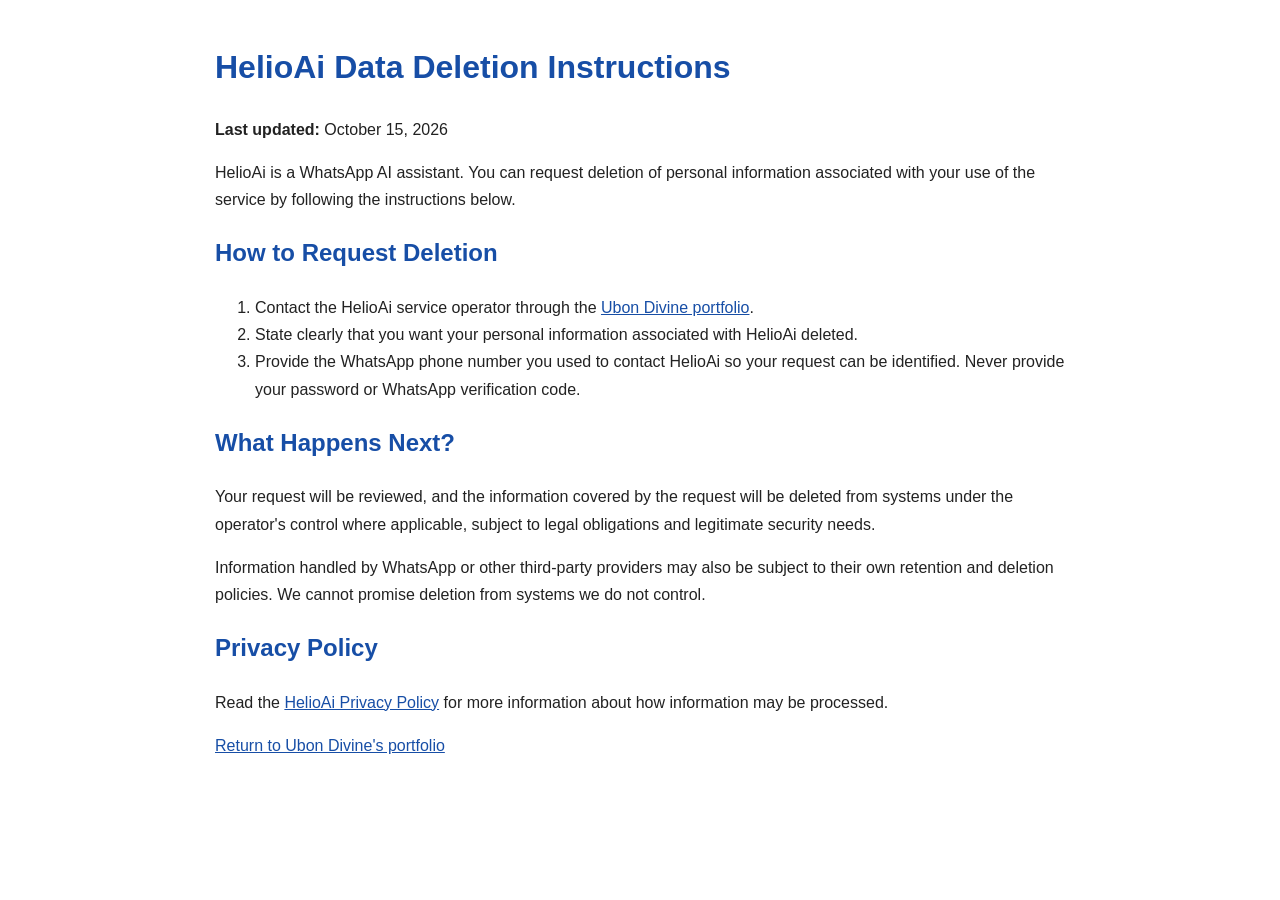
<file: data-deletion.html>
<!DOCTYPE html>
<html lang="en">
<head>
  <meta charset="UTF-8">
  <meta name="viewport" content="width=device-width, initial-scale=1.0">
  <title>HelioAi Data Deletion Instructions</title>
  <meta name="description" content="How to request deletion of your data from HelioAi.">
  <style>
    body {
      font-family: Arial, sans-serif;
      max-width: 850px;
      margin: 40px auto;
      padding: 0 20px;
      line-height: 1.7;
      color: #222;
    }
    h1, h2 { color: #174ea6; }
    a { color: #174ea6; }
  </style>
</head>
<body>
  <h1>HelioAi Data Deletion Instructions</h1>
  <p><strong>Last updated:</strong> October 15, 2026</p>

  <p>HelioAi is a WhatsApp AI assistant. You can request deletion of
  personal information associated with your use of the service by following
  the instructions below.</p>

  <h2>How to Request Deletion</h2>
  <ol>
    <li>Contact the HelioAi service operator through the
      <a href="https://honorabledivine07-sketch.github.io/Ubon-Divine/">
      Ubon Divine portfolio</a>.</li>
    <li>State clearly that you want your personal information associated
      with HelioAi deleted.</li>
    <li>Provide the WhatsApp phone number you used to contact HelioAi so
      your request can be identified. Never provide your password or
      WhatsApp verification code.</li>
  </ol>

  <h2>What Happens Next?</h2>
  <p>Your request will be reviewed, and the information covered by the
  request will be deleted from systems under the operator's control where
  applicable, subject to legal obligations and legitimate security needs.</p>

  <p>Information handled by WhatsApp or other third-party providers may
  also be subject to their own retention and deletion policies. We cannot
  promise deletion from systems we do not control.</p>

  <h2>Privacy Policy</h2>
  <p>Read the <a href="helioai-privacy.html">HelioAi Privacy Policy</a>
  for more information about how information may be processed.</p>

  <p><a href="https://honorabledivine07-sketch.github.io/Ubon-Divine/">
    Return to Ubon Divine's portfolio</a></p>
</body>
</html>
</file>
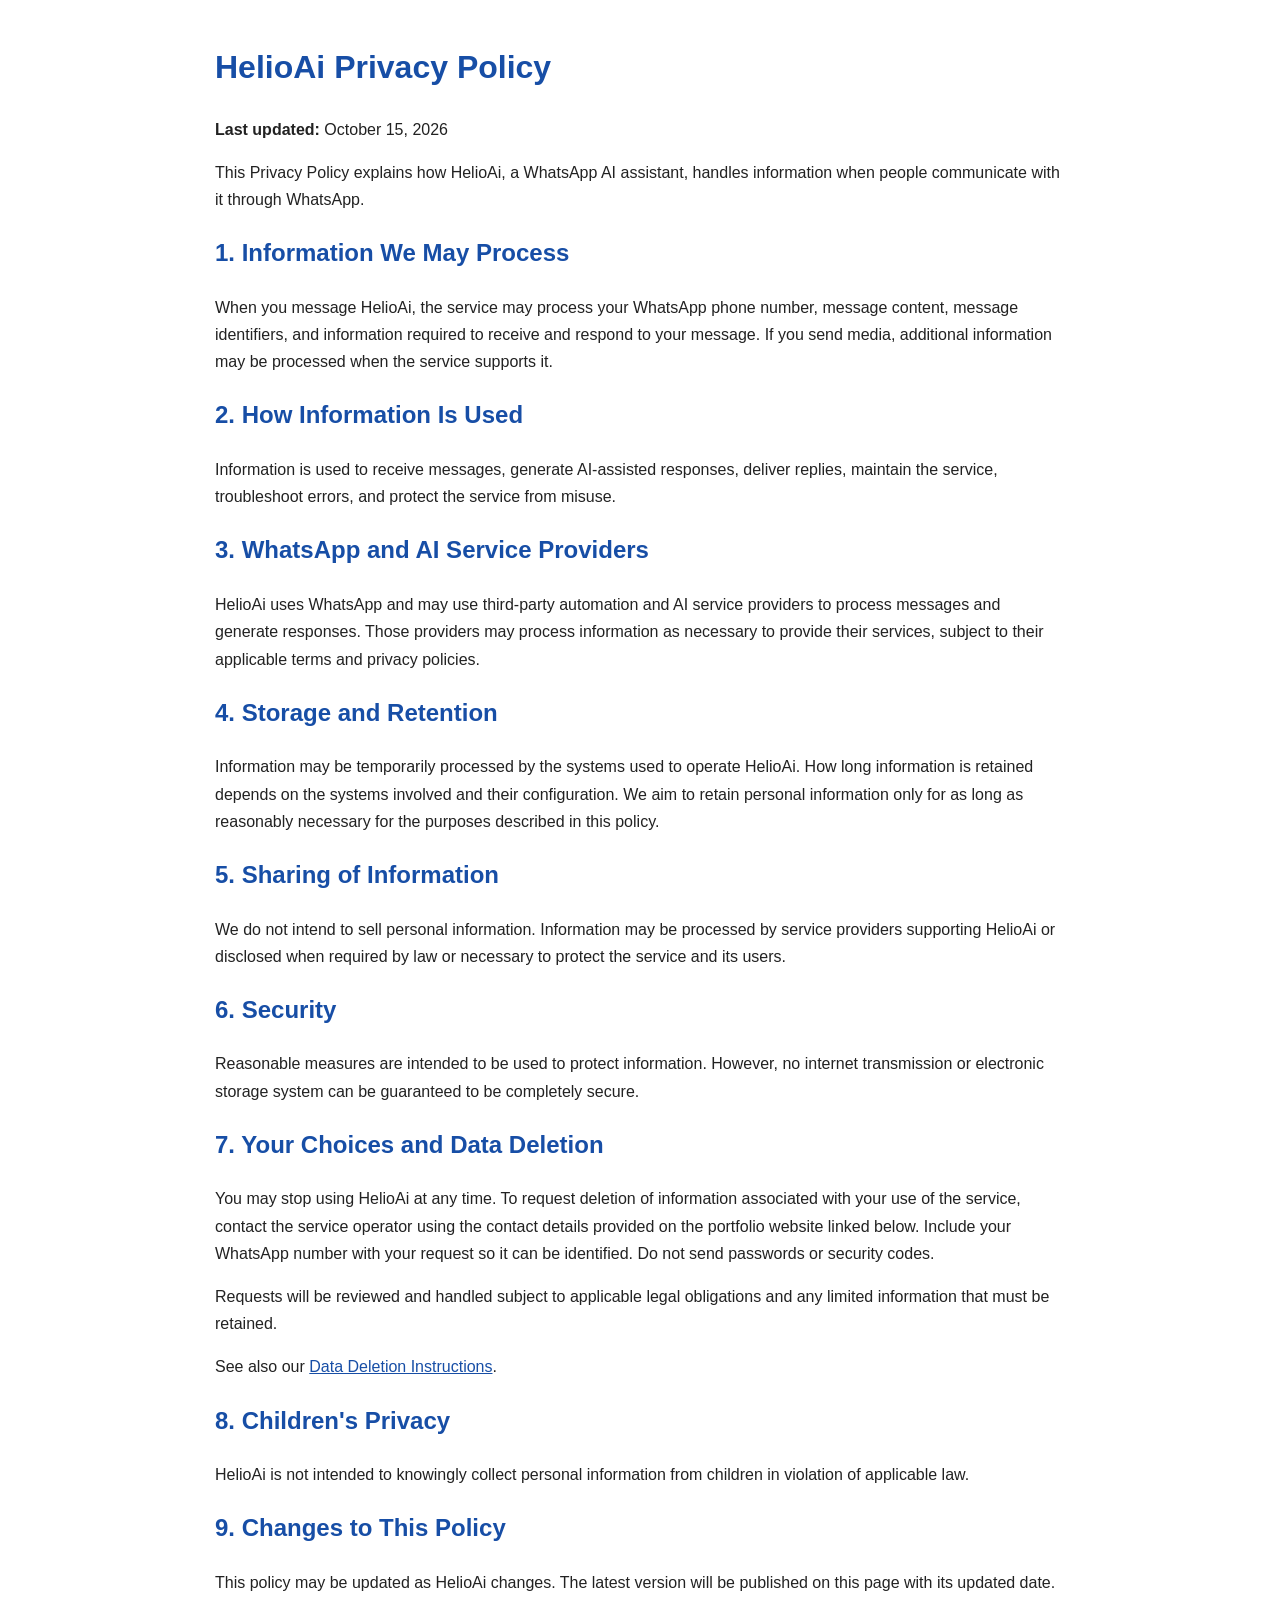
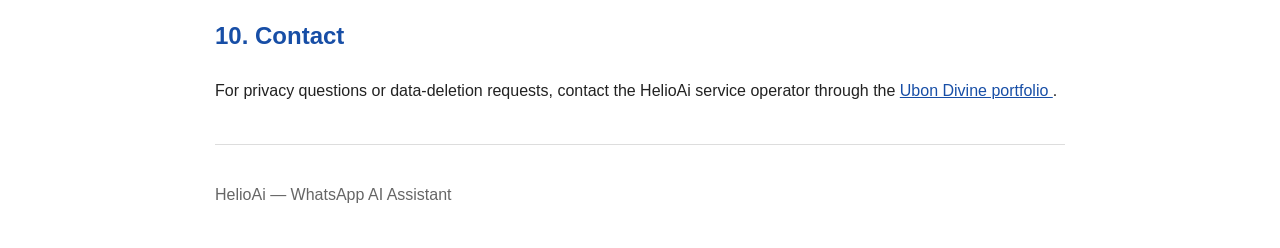
<file: helioai-privacy.html>
<!DOCTYPE html>
<html lang="en">
<head>
  <meta charset="UTF-8">
  <meta name="viewport" content="width=device-width, initial-scale=1.0">
  <title>HelioAi Privacy Policy</title>
  <meta name="description" content="Privacy Policy for HelioAi, a WhatsApp AI assistant.">
  <style>
    body {
      font-family: Arial, sans-serif;
      max-width: 850px;
      margin: 40px auto;
      padding: 0 20px;
      line-height: 1.7;
      color: #222;
      background: #fff;
    }
    h1, h2 { color: #174ea6; }
    a { color: #174ea6; }
    footer {
      margin-top: 40px;
      padding-top: 20px;
      border-top: 1px solid #ddd;
      color: #666;
    }
  </style>
</head>
<body>
  <h1>HelioAi Privacy Policy</h1>
  <p><strong>Last updated:</strong> October 15, 2026</p>

  <p>This Privacy Policy explains how HelioAi, a WhatsApp AI assistant,
  handles information when people communicate with it through WhatsApp.</p>

  <h2>1. Information We May Process</h2>
  <p>When you message HelioAi, the service may process your WhatsApp
  phone number, message content, message identifiers, and information
  required to receive and respond to your message. If you send media,
  additional information may be processed when the service supports it.</p>

  <h2>2. How Information Is Used</h2>
  <p>Information is used to receive messages, generate AI-assisted
  responses, deliver replies, maintain the service, troubleshoot errors,
  and protect the service from misuse.</p>

  <h2>3. WhatsApp and AI Service Providers</h2>
  <p>HelioAi uses WhatsApp and may use third-party automation and AI
  service providers to process messages and generate responses. Those
  providers may process information as necessary to provide their services,
  subject to their applicable terms and privacy policies.</p>

  <h2>4. Storage and Retention</h2>
  <p>Information may be temporarily processed by the systems used to operate
  HelioAi. How long information is retained depends on the systems involved
  and their configuration. We aim to retain personal information only for
  as long as reasonably necessary for the purposes described in this policy.</p>

  <h2>5. Sharing of Information</h2>
  <p>We do not intend to sell personal information. Information may be
  processed by service providers supporting HelioAi or disclosed when
  required by law or necessary to protect the service and its users.</p>

  <h2>6. Security</h2>
  <p>Reasonable measures are intended to be used to protect information.
  However, no internet transmission or electronic storage system can be
  guaranteed to be completely secure.</p>

  <h2>7. Your Choices and Data Deletion</h2>
  <p>You may stop using HelioAi at any time. To request deletion of
  information associated with your use of the service, contact the service
  operator using the contact details provided on the portfolio website
  linked below. Include your WhatsApp number with your request so it can
  be identified. Do not send passwords or security codes.</p>
  <p>Requests will be reviewed and handled subject to applicable legal
  obligations and any limited information that must be retained.</p>
  <p>See also our
    <a href="data-deletion.html">Data Deletion Instructions</a>.
  </p>

  <h2>8. Children's Privacy</h2>
  <p>HelioAi is not intended to knowingly collect personal information
  from children in violation of applicable law.</p>

  <h2>9. Changes to This Policy</h2>
  <p>This policy may be updated as HelioAi changes. The latest version
  will be published on this page with its updated date.</p>

  <h2>10. Contact</h2>
  <p>For privacy questions or data-deletion requests, contact the
  HelioAi service operator through the
  <a href="https://honorabledivine07-sketch.github.io/Ubon-Divine/">
    Ubon Divine portfolio
  </a>.</p>

  <footer>
    <p>HelioAi — WhatsApp AI Assistant</p>
  </footer>
</body>
</html>
</file>
